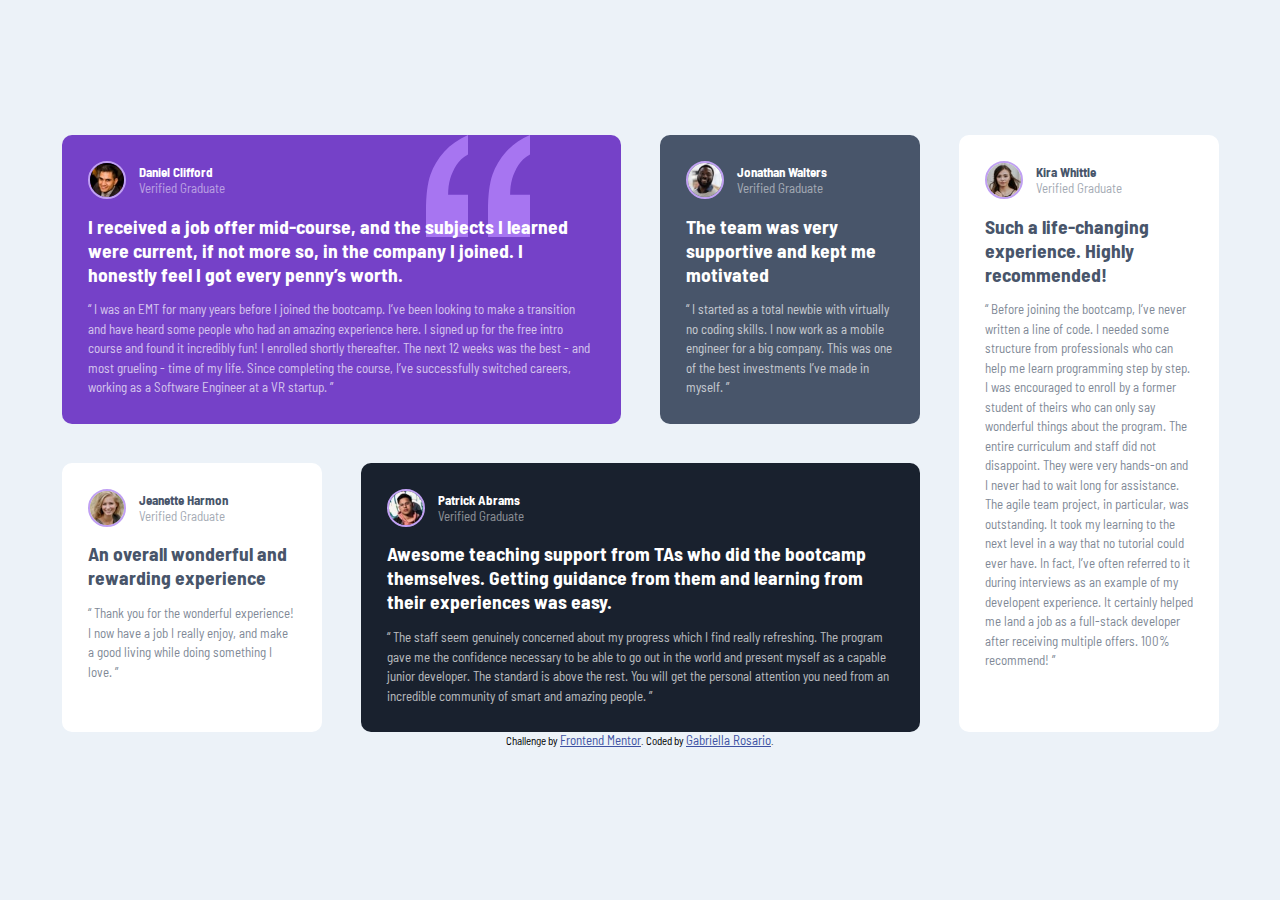
<file: index.html>
<!DOCTYPE html>
<html lang="en">
  <head>
    <meta charset="UTF-8">
    <meta name="viewport" content="width=device-width, initial-scale=1.0"> <!-- displays site properly based on user's device -->

    <link rel="icon" type="image/png" sizes="32x32" href="./images/favicon-32x32.png">
    <link rel="stylesheet" href="./style.css">
    <link rel="preconnect" href="https://fonts.googleapis.com">
    <link rel="preconnect" href="https://fonts.gstatic.com" crossorigin>
    <link href="https://fonts.googleapis.com/css2?family=Barlow+Semi+Condensed:wght@300;500;600&display=swap"
      rel="stylesheet">
    
    <title>Frontend Mentor | Testimonial Grid</title>

    <!-- Feel free to remove these styles or customise in your own stylesheet 👍 -->
    <style>
      .attribution { font-size: 11px; text-align: center; }
      .attribution a { color: hsl(228, 45%, 44%); }
    </style>
  </head>
  <body>
    <section class="main">
      <div class="testimonial-grid">

        <!-- Daniel Cliffort Testimonial -->
        <div class="daniel-clifford grid-item">

          <div class="top">
            <img src="./images/image-daniel.jpg" alt="Daniel Clifford profile pic" class="profile-image">
            <div class="name-image">
              <h2 class="name">Daniel Clifford</h2>
              <p class="verified-graduate">Verified Graduate</p>
            </div>          
          </div>
          
          <h1 class="highlight">I received a job offer mid-course, and the subjects I learned were current, if not more so, 
          in the company I joined. I honestly feel I got every penny’s worth.</h1>
          <p class="text">“ I was an EMT for many years before I joined the bootcamp. I’ve been looking to make a 
          transition and have heard some people who had an amazing experience here. I signed up 
          for the free intro course and found it incredibly fun! I enrolled shortly thereafter. 
          The next 12 weeks was the best - and most grueling - time of my life. Since completing 
          the course, I’ve successfully switched careers, working as a Software Engineer at a VR startup. ”</p>
        </div>


        <!-- Jonathan Walters Testimonial -->
        <div class="jonathan-walters grid-item">

          <div class="top">
            <img src="./images/image-jonathan.jpg" alt="Jonathan Walters profile pic" class="profile-image">
            <div class="name-image">
              <h2 class="name">Jonathan Walters</h2>
              <p class="verified-graduate">Verified Graduate</p>
            </div>          
          </div>
          
          <h1 class="highlight">The team was very supportive and kept me motivated</h1>
          <p class="text">“ I started as a total newbie with virtually no coding skills. I now work as a mobile engineer
          for a big company. This was one of the best investments I’ve made in myself. ”</p>
        </div>


        <!-- Jeanette Harmon Testimonial -->
        <div class="jeannete-harmon grid-item">

          <div class="top">
            <img src="./images/image-jeanette.jpg" alt="Jeanette Harmon profile pic" class="profile-image">
            <div class="name-image">
              <h2 class="name">Jeanette Harmon</h2>
              <p class="verified-graduate">Verified Graduate</p>
            </div>          
          </div>
          
          <h1 class="highlight">An overall wonderful and rewarding experience</h1>
          <p class="text">“ Thank you for the wonderful experience! I now have a job I really enjoy, and make a good living
          while doing something I love. ”</p>
        </div>


        <!-- Patrick Abrams Testimonial -->
        <div class="patrick-abrams grid-item">

          <div class="top">
            <img src="./images/image-patrick.jpg" alt="Patrick Abrams profile pic" class="profile-image">
            <div class="name-image">
              <h2 class="name">Patrick Abrams</h2>
              <p class="verified-graduate">Verified Graduate</p>
            </div>          
          </div>
          
          <h1 class="highlight">Awesome teaching support from TAs who did the bootcamp themselves. Getting guidance from them and
          learning from their experiences was easy.</h1>
          <p class="text">“ The staff seem genuinely concerned about my progress which I find really refreshing. The program
          gave me the confidence necessary to be able to go out in the world and present myself as a capable
          junior developer. The standard is above the rest. You will get the personal attention you need from
          an incredible community of smart and amazing people. ”</p>
        </div>


        <!-- Kira Whittle Testimonial -->
        <div class="kira-whittle grid-item">

          <div class="top">
            <img src="./images/image-kira.jpg" alt="Kira Whittle profile pic" class="profile-image">
            <div class="name-image">
              <h2 class="name">Kira Whittle</h2>
              <p class="verified-graduate">Verified Graduate</p>
            </div>          
          </div>
          
          <h1 class="highlight">Such a life-changing experience. Highly recommended!</h1>
          <p class="text">“ Before joining the bootcamp, I’ve never written a line of code. I needed some structure from
          professionals who can help me learn programming step by step. I was encouraged to enroll by a former
          student of theirs who can only say wonderful things about the program. The entire curriculum and staff
          did not disappoint. They were very hands-on and I never had to wait long for assistance. The agile team
          project, in particular, was outstanding. It took my learning to the next level in a way that no tutorial
          could ever have. In fact, I’ve often referred to it during interviews as an example of my developent
          experience. It certainly helped me land a job as a full-stack developer after receiving multiple offers.
          100% recommend! ”</p>
        </div>

      </div>    
      <footer class="attribution">
        Challenge by <a href="https://www.frontendmentor.io?ref=challenge" target="_blank">Frontend Mentor</a>. 
        Coded by <a href="https://github.com/gabycode">Gabriella Rosario</a>.
      </footer>
    </section>

    
  </body>
</html>
</file>
<file: style.css>
* {
    margin: 0;
    padding: 0;
    box-sizing: border-box;
    font-size: 13px;
}

body {
    font-family: 'Barlow Semi Condensed', sans-serif;
    background-color: hsl(210, 46%, 95%);
}

.main {
    display: flex;
    flex-direction: column;
    justify-content: center;
    align-items: center;
    margin-top: 15vh;
}

/* G R I D */
.testimonial-grid {
    display: grid;
    grid-gap: 3em;
    grid-template: repeat(2, auto) / repeat(4, 20em);
}

.daniel-clifford {
    background-color: hsl(263, 55%, 52%);
    color: #fff;
    grid-column: 1 / 3;
    background-image: url(./images/bg-pattern-quotation.svg);
    background-repeat: no-repeat;
    background-position: 80% 0;
}

.jonathan-walters {
    background-color: hsl(217, 19%, 35%);
    color: #fff;
    grid-column: 3 / 4;
}

.jeannete-harmon {
    background-color: #fff;
    color: hsl(217, 19%, 35%);
    grid-column: 1 / 2;
}

.patrick-abrams {
    background-color: hsl(219, 29%, 14%);
    color: #fff;
    grid-column: 2 / 4;
}

.kira-whittle {
    background-color: #fff;
    color: hsl(217, 19%, 35%);
    grid-column: 4/5;
    grid-row: 1/-1;
}

.grid-item {
    border-radius: 10px;
    padding: 2em;
}



/* T O P */

.top {
    display: flex;
}

.name-image {
    display: flex;
    flex-direction: column;
    justify-content: center;
    align-items: flex-start;
}

.profile-image {
    display: block;
    width: 38px;
    border-radius: 50%;
    border: 2px solid hsl(263, 78%, 79%);
    margin-right: 1em;
}

.verified-graduate {
    opacity: 50%;
}



/* C O N T E N T */

.highlight {
    font-size: 1.5rem;
    margin: .75em 0;
}

.text {
    opacity: 70%;
    line-height: 1.5;
}

@media (max-width: 375px) {
    .testimonial-grid {
        display: block;
        margin: 2em;
    }

    .grid-item {
        margin-bottom: 2em;
    }

}
</file>
